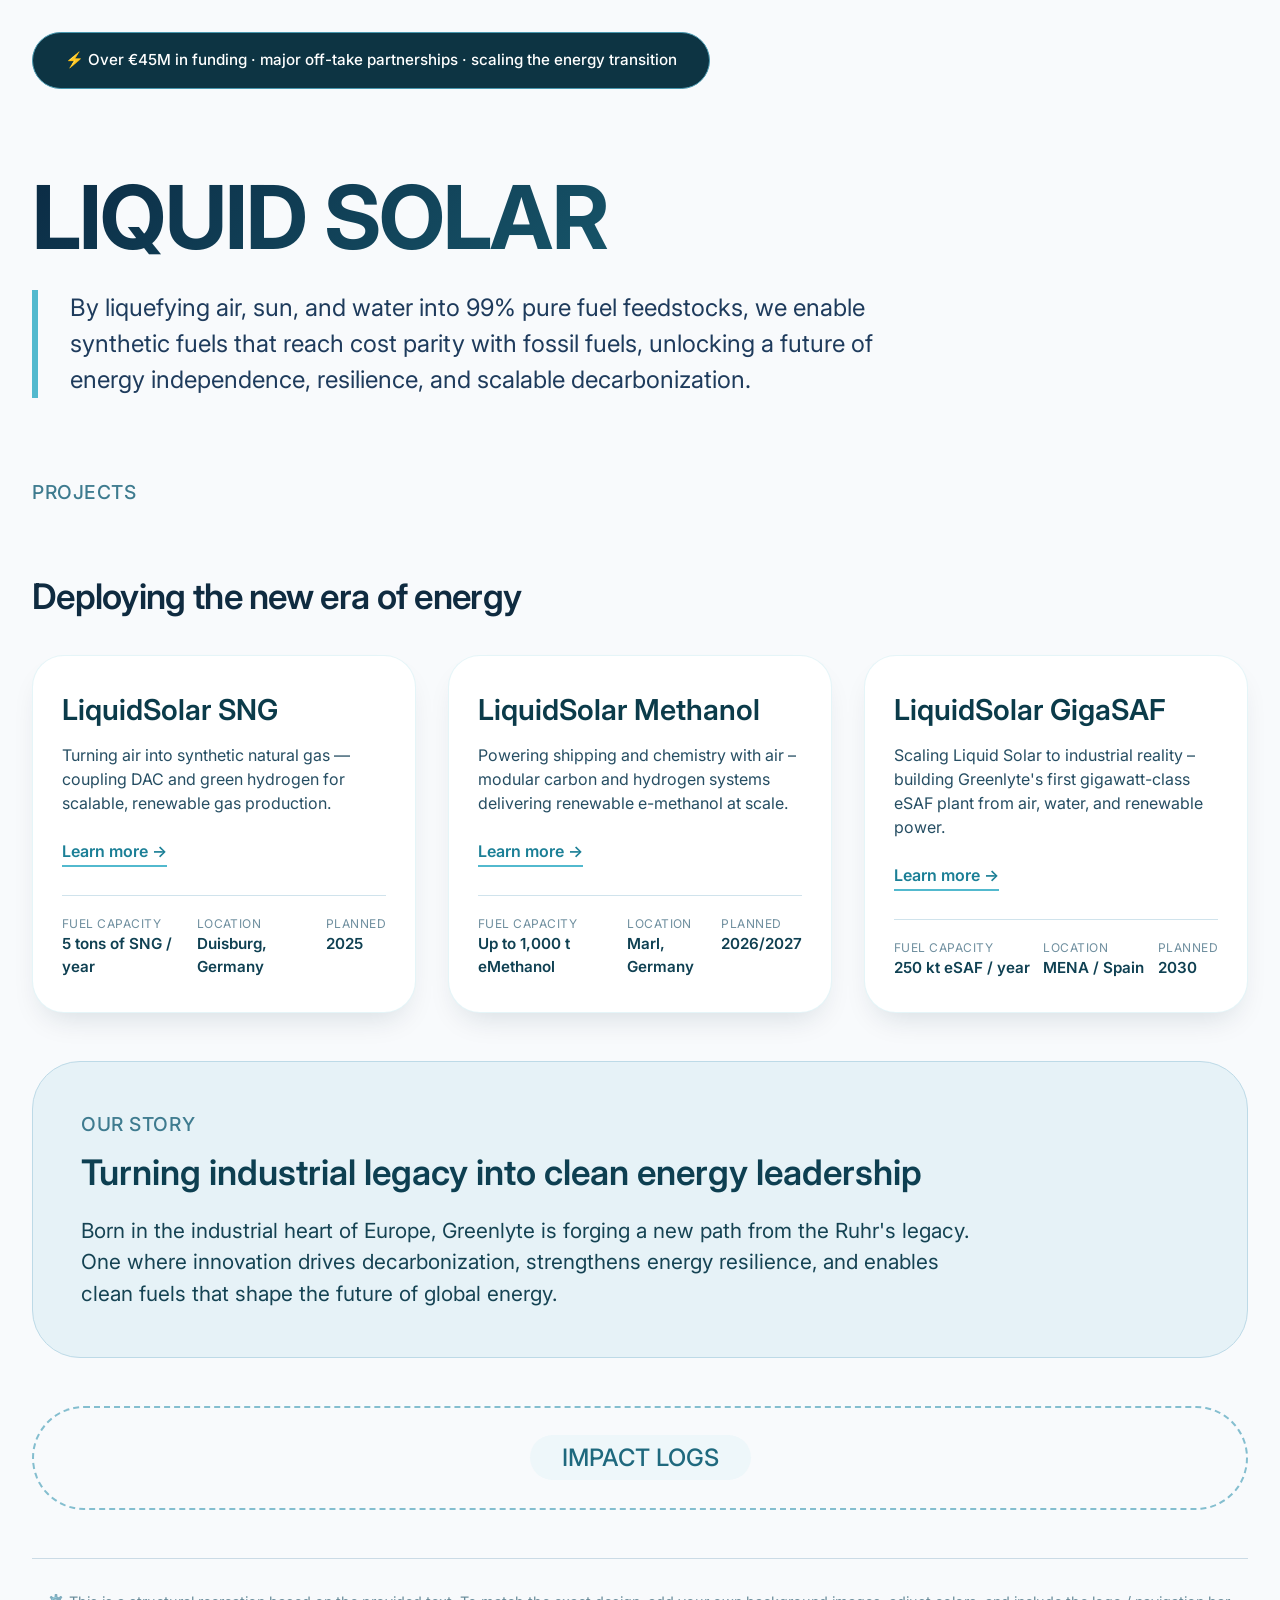
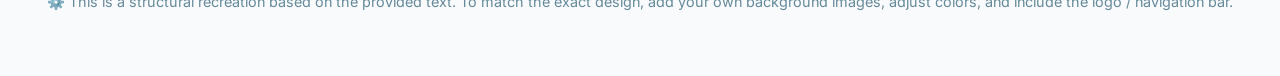
<file: Vanilla/deep.html>
<!DOCTYPE html>
<html lang="en">
<head>
    <meta charset="UTF-8">
    <meta name="viewport" content="width=device-width, initial-scale=1.0">
    <title>Greenlyte · Liquid Solar</title>
    <!-- Simple, modern font from Google Fonts -->
    <link rel="preconnect" href="https://fonts.googleapis.com">
    <link rel="preconnect" href="https://fonts.gstatic.com" crossorigin>
    <link href="https://fonts.googleapis.com/css2?family=Inter:opsz,wght@14..32,400;14..32,500;14..32,600;14..32,700&display=swap" rel="stylesheet">
    <style>
        * {
            margin: 0;
            padding: 0;
            box-sizing: border-box;
        }

        body {
            font-family: 'Inter', -apple-system, BlinkMacSystemFont, sans-serif;
            background-color: #f8fafc;   /* light background – adjust as needed */
            color: #0a1a2f;
            line-height: 1.5;
        }

        .container {
            max-width: 1280px;
            margin: 0 auto;
            padding: 2rem 2rem 4rem;
        }

        /* header / hero area */
        .hero {
            margin: 3rem 0 5rem 0;
        }

        .hero h1 {
            font-size: clamp(3rem, 10vw, 5.5rem);
            font-weight: 700;
            letter-spacing: -0.02em;
            line-height: 1.1;
            background: linear-gradient(145deg, #0b2b44, #217a8a);  /* suggested gradient – change to match brand */
            -webkit-background-clip: text;
            -webkit-text-fill-color: transparent;
            background-clip: text;
            margin-bottom: 1.5rem;
        }

        .hero p {
            font-size: 1.5rem;
            max-width: 900px;
            color: #1e3b5c;
            font-weight: 400;
            border-left: 6px solid #52b9ce;
            padding-left: 2rem;
        }

        /* section headings */
        .section-title {
            font-size: 2.2rem;
            font-weight: 600;
            letter-spacing: -0.02em;
            margin: 4rem 0 2rem 0;
            color: #0f2b40;
        }

        .section-subhead {
            font-size: 1.2rem;
            font-weight: 500;
            text-transform: uppercase;
            color: #3e7b8f;
            margin-bottom: 0.5rem;
            letter-spacing: 0.03em;
        }

        /* project cards – use case grid */
        .project-grid {
            display: grid;
            grid-template-columns: repeat(auto-fit, minmax(300px, 1fr));
            gap: 2rem;
            margin: 2rem 0 3rem;
        }

        .card {
            background: white;
            border-radius: 2rem;
            padding: 2rem 1.8rem;
            box-shadow: 0 15px 30px -12px rgba(0,40,60,0.15);
            transition: all 0.2s ease;
            border: 1px solid rgba(82, 185, 206, 0.15);
        }

        .card:hover {
            transform: translateY(-6px);
            box-shadow: 0 25px 40px -14px rgba(13, 87, 108, 0.25);
            border-color: rgba(82, 185, 206, 0.4);
        }

        .card h3 {
            font-size: 1.8rem;
            font-weight: 600;
            color: #0b3b4a;
            margin-bottom: 0.75rem;
        }

        .card p {
            color: #264e63;
            margin-bottom: 1.5rem;
            font-size: 1rem;
        }

        .card .learn-more {
            display: inline-block;
            font-weight: 600;
            color: #1b7f96;
            text-decoration: none;
            border-bottom: 2px solid #52b9ce;
            padding-bottom: 2px;
            margin-bottom: 1.2rem;
        }

        .card .learn-more:hover {
            color: #0a4b5c;
            border-bottom-color: #0a4b5c;
        }

        .meta-row {
            display: flex;
            justify-content: space-between;
            border-top: 1px solid #d0e3ec;
            padding-top: 1.2rem;
            margin-top: 0.5rem;
            font-size: 0.95rem;
            color: #3c6579;
        }

        .meta-item {
            display: flex;
            flex-direction: column;
        }

        .meta-label {
            font-size: 0.75rem;
            text-transform: uppercase;
            letter-spacing: 0.04em;
            color: #6f8f9f;
        }

        .meta-value {
            font-weight: 600;
            color: #0f4052;
        }

        /* story / about section */
        .story-block {
            background: #e6f2f7;  /* light alternative – adjust to actual brand tint */
            border-radius: 3rem;
            padding: 3rem;
            margin: 3rem 0;
            border: 1px solid #bddae7;
        }

        .story-block h2 {
            font-size: 2.2rem;
            font-weight: 600;
            margin-bottom: 1rem;
            color: #0d3f51;
        }

        .story-block p {
            font-size: 1.3rem;
            color: #154353;
            max-width: 900px;
            font-weight: 400;
        }

        .impact-logs {
            margin-top: 3rem;
            text-align: center;
            font-size: 1.5rem;
            font-weight: 500;
            color: #1f697e;
            padding: 2rem;
            border: 2px dashed #84becf;
            border-radius: 4rem;
        }

        .impact-logs span {
            background: #eef7fa;
            padding: 0.5rem 2rem;
            border-radius: 4rem;
        }

        /* funding ribbon (based on title tag) */
        .funding-note {
            background: #0d3443;
            color: white;
            padding: 1rem 2rem;
            border-radius: 4rem;
            display: inline-block;
            margin-bottom: 2rem;
            font-weight: 500;
            font-size: 0.95rem;
            border: 1px solid #4797ae;
        }

        /* small adjustments */
        @media (max-width: 600px) {
            .container { padding: 1.5rem; }
            .hero p { font-size: 1.2rem; }
            .card { padding: 1.5rem; }
        }
    </style>
</head>
<body>
    <div class="container">
        <!-- funding headline (from page title) -->
        <div class="funding-note">
            ⚡ Over €45M in funding · major off-take partnerships · scaling the energy transition
        </div>

        <!-- main hero -->
        <div class="hero">
            <h1>LIQUID SOLAR</h1>
            <p>By liquefying air, sun, and water into 99% pure fuel feedstocks, we enable synthetic fuels that reach cost parity with fossil fuels, unlocking a future of energy independence, resilience, and scalable decarbonization.</p>
        </div>

        <!-- PROJECTS section -->
        <div class="section-subhead">PROJECTS</div>
        <h2 class="section-title">Deploying the new era of energy</h2>

        <!-- use case cards (exact data from the URL) -->
        <div class="project-grid">
            <!-- LiquidSolar SNG -->
            <div class="card">
                <h3>LiquidSolar SNG</h3>
                <p>Turning air into synthetic natural gas — coupling DAC and green hydrogen for scalable, renewable gas production.</p>
                <a href="#" class="learn-more">Learn more →</a>
                <div class="meta-row">
                    <div class="meta-item">
                        <span class="meta-label">Fuel capacity</span>
                        <span class="meta-value">5 tons of SNG / year</span>
                    </div>
                    <div class="meta-item">
                        <span class="meta-label">Location</span>
                        <span class="meta-value">Duisburg, Germany</span>
                    </div>
                    <div class="meta-item">
                        <span class="meta-label">Planned</span>
                        <span class="meta-value">2025</span>
                    </div>
                </div>
            </div>

            <!-- LiquidSolar Methanol -->
            <div class="card">
                <h3>LiquidSolar Methanol</h3>
                <p>Powering shipping and chemistry with air – modular carbon and hydrogen systems delivering renewable e-methanol at scale.</p>
                <a href="#" class="learn-more">Learn more →</a>
                <div class="meta-row">
                    <div class="meta-item">
                        <span class="meta-label">Fuel capacity</span>
                        <span class="meta-value">Up to 1,000 t eMethanol</span>
                    </div>
                    <div class="meta-item">
                        <span class="meta-label">Location</span>
                        <span class="meta-value">Marl, Germany</span>
                    </div>
                    <div class="meta-item">
                        <span class="meta-label">Planned</span>
                        <span class="meta-value">2026/2027</span>
                    </div>
                </div>
            </div>

            <!-- LiquidSolar GigaSAF -->
            <div class="card">
                <h3>LiquidSolar GigaSAF</h3>
                <p>Scaling Liquid Solar to industrial reality – building Greenlyte's first gigawatt-class eSAF plant from air, water, and renewable power.</p>
                <a href="#" class="learn-more">Learn more →</a>
                <div class="meta-row">
                    <div class="meta-item">
                        <span class="meta-label">Fuel capacity</span>
                        <span class="meta-value">250 kt eSAF / year</span>
                    </div>
                    <div class="meta-item">
                        <span class="meta-label">Location</span>
                        <span class="meta-value">MENA / Spain</span>
                    </div>
                    <div class="meta-item">
                        <span class="meta-label">Planned</span>
                        <span class="meta-value">2030</span>
                    </div>
                </div>
            </div>
        </div>

        <!-- OUR STORY section -->
        <div class="story-block">
            <div class="section-subhead">OUR STORY</div>
            <h2>Turning industrial legacy into clean energy leadership</h2>
            <p>Born in the industrial heart of Europe, Greenlyte is forging a new path from the Ruhr's legacy. One where innovation drives decarbonization, strengthens energy resilience, and enables clean fuels that shape the future of global energy.</p>
        </div>

        <!-- IMPACT LOGS (exact as in the footer) -->
        <div class="impact-logs">
            <span>IMPACT LOGS</span>
        </div>

        <!-- subtle note: images are missing – you can add them as background / img tags -->
        <div style="margin-top: 3rem; font-size: 0.9rem; color: #668a99; text-align: center; border-top: 1px solid #cbdbe6; padding-top: 2rem;">
            ⚙️ This is a structural recreation based on the provided text. To match the exact design, add your own background images, adjust colors, and include the logo / navigation bar.
        </div>
    </div>
</body>
</html>
</file>
